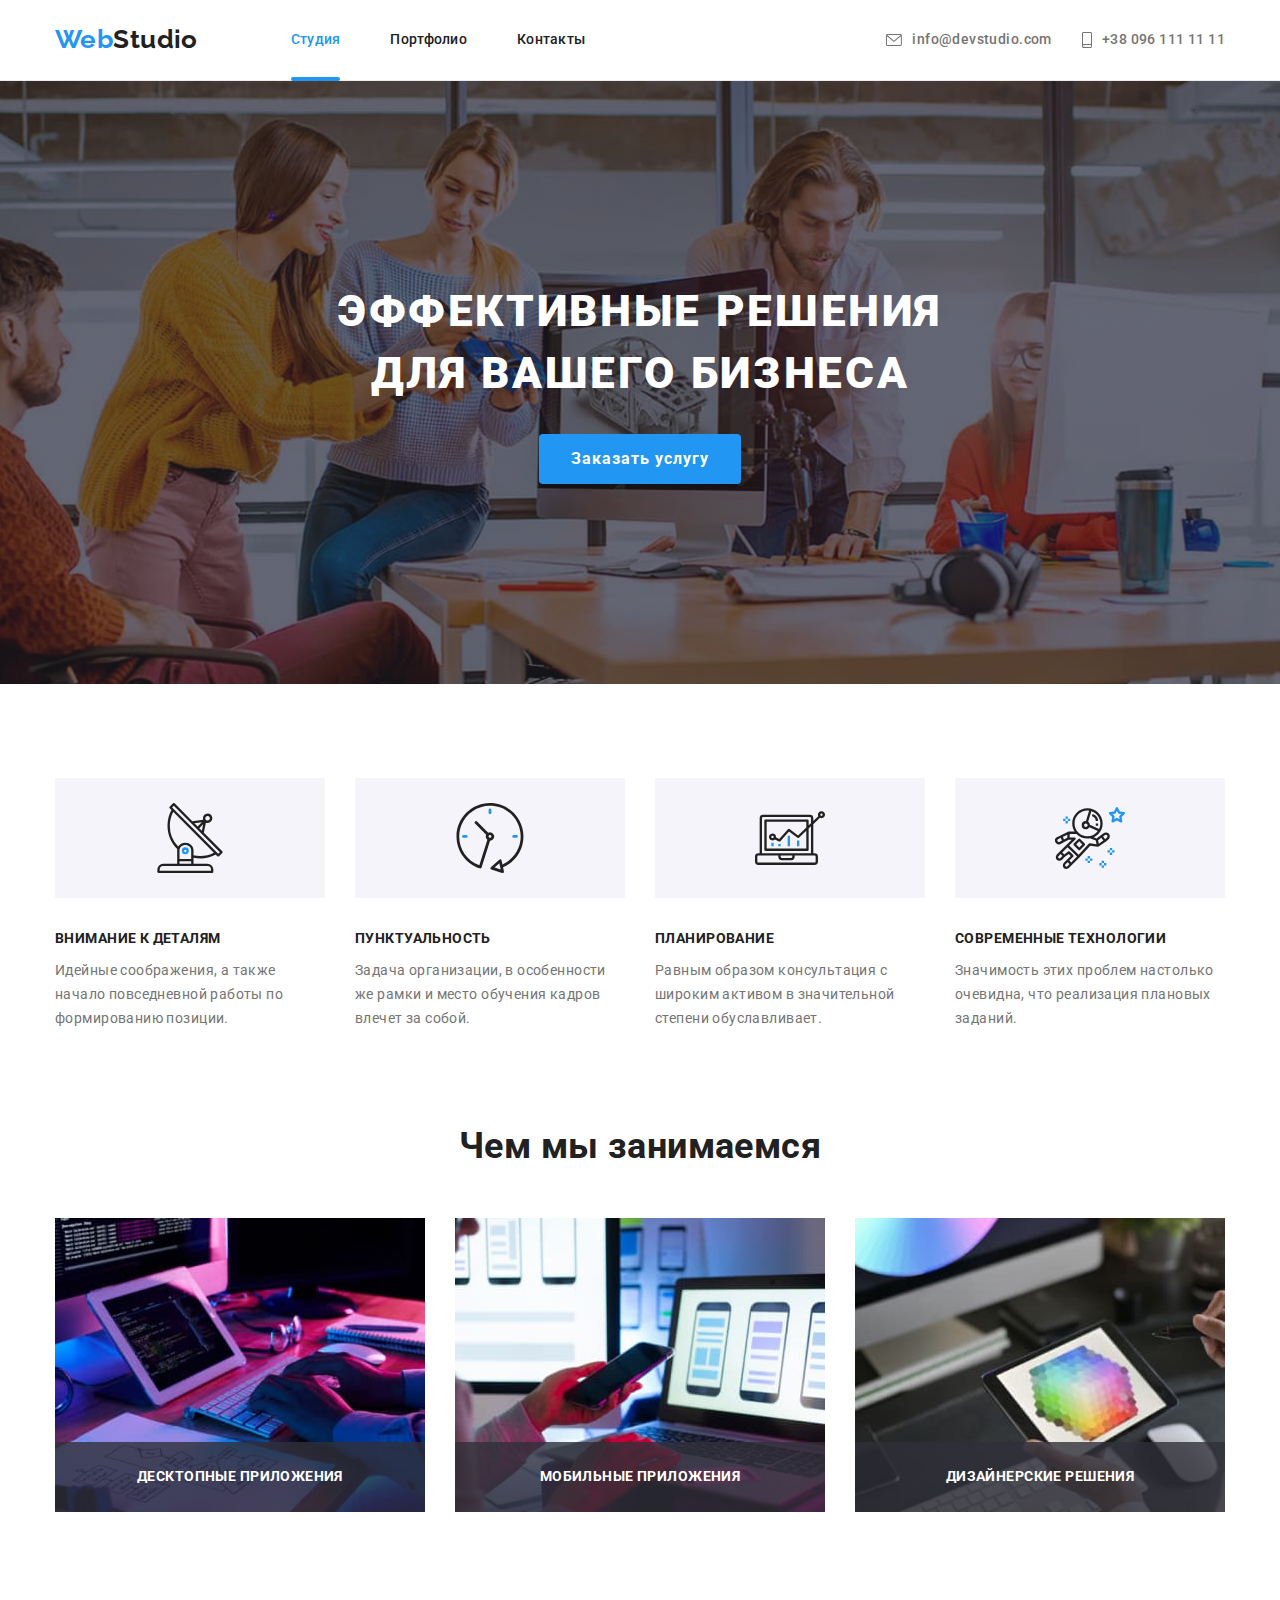
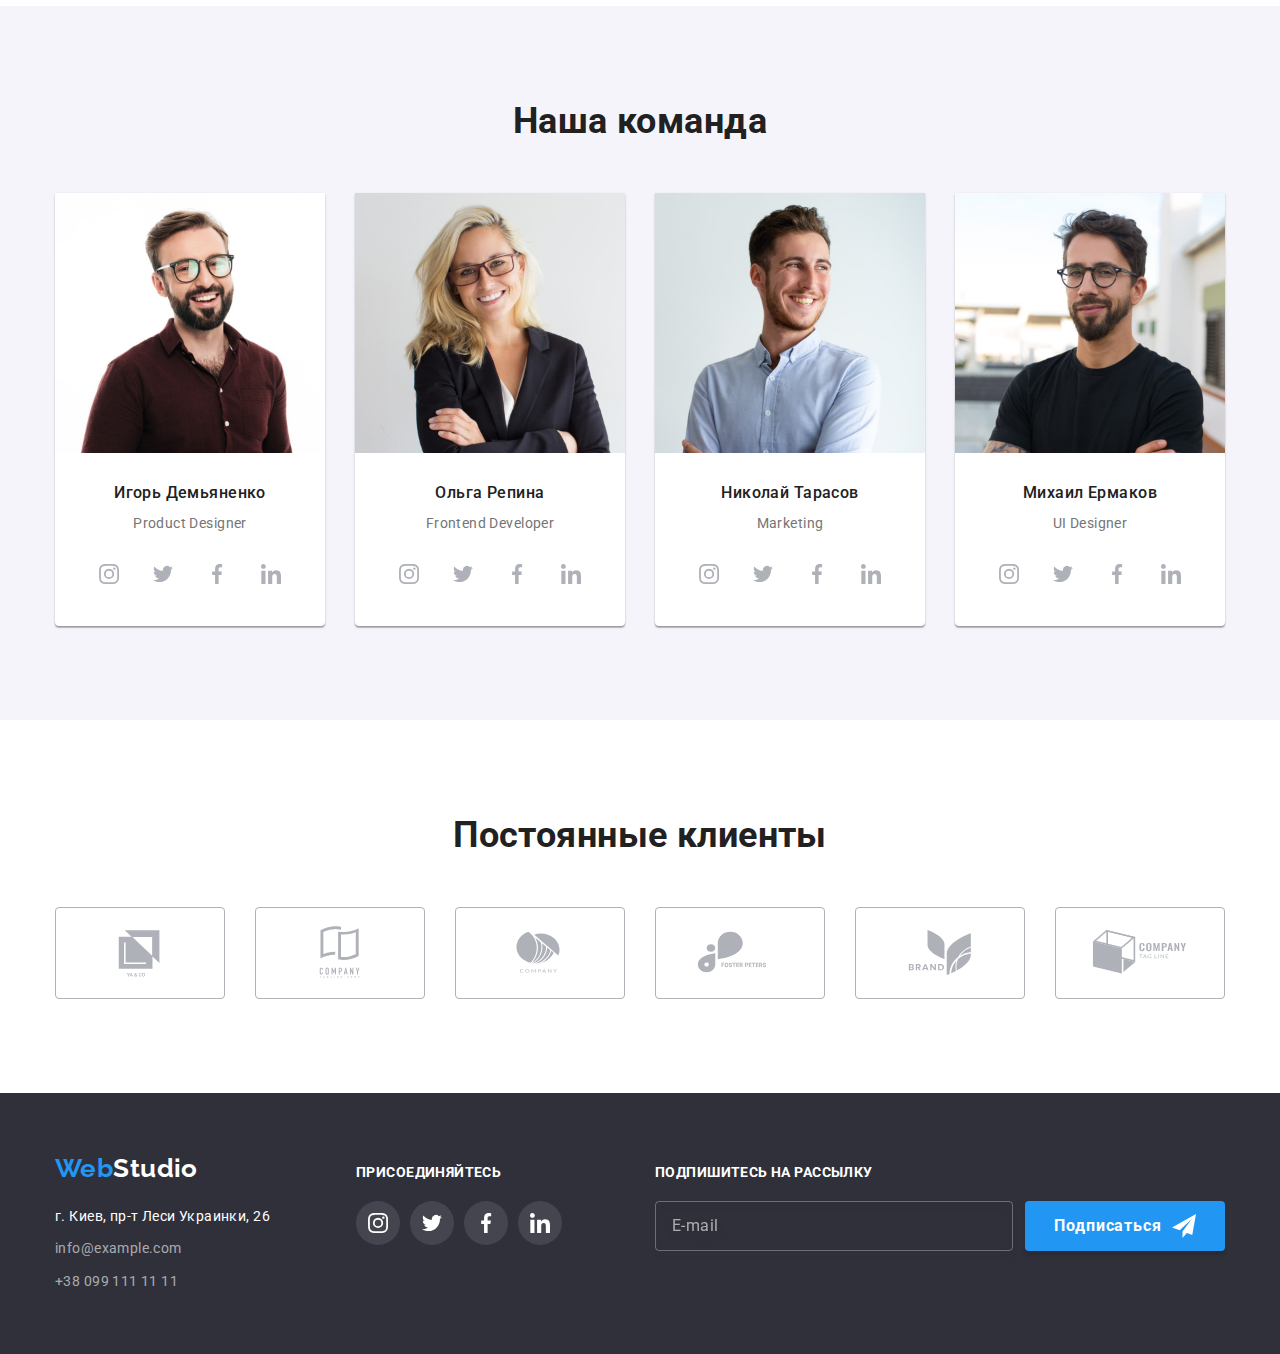
<file: index.html>
<!DOCTYPE html>
<html lang="ru">
  <head>
    <meta charset="UTF-8" />
    <meta http-equiv="X-UA-Compatible" content="IE=edge" />
    <meta name="viewport" content="width=device-width, initial-scale=1.0" />
    <title>Webstudio main page</title>
    <link
      href="https://fonts.googleapis.com/css2?family=Raleway:wght@700&family=Roboto:wght@400;500;700;900&display=swap"
      rel="stylesheet"
    />
    <link
      rel="stylesheet"
      href="https://cdnjs.cloudflare.com/ajax/libs/modern-normalize/1.1.0/modern-normalize.min.css"
    />
    <link rel="stylesheet" href="./css/styles.css" />
  </head>

  <body>
    <!-- Header-->

    <header class="page-header">
      <!-- Navigation-->
      <div class="container page-header-container">
        <nav class="site-nav">
          <a href="./index.html" class="header-logo logo"
            >Web<span class="logo-black">Studio</span>
          </a>
          <ul class="site-nav-list list">
            <li class="site-nav-item">
              <a href="./index.html" class="site-nav-link current">Студия</a>
            </li>
            <li class="site-nav-item">
              <a href="./portfolio.html" class="site-nav-link">Портфолио</a>
            </li>
            <li class="site-nav-item"><a href="" class="site-nav-link">Контакты</a></li>
          </ul>
        </nav>
        <ul class="contacts list">
          <li class="contacts-item">
            <a class="contacts-info" href="mailto:info@devstudio.com">
              <svg class="contacts-icon" width="16" height="12">
                <use href="./images/icons.svg#envelope"></use>
              </svg>
              info@devstudio.com
            </a>
          </li>
          <li class="contacts-item">
            <a href="tel:+380961111111" class="contacts-info">
              <svg class="contacts-icon" width="10" height="16">
                <use href="./images/icons.svg#smartphone"></use>
              </svg>
              +38 096 111 11 11</a
            >
          </li>
        </ul>
      </div>
    </header>
    <main>
      <!--Hero-->
      <section class="hero overlay">
        <div class="container">
          <h1 class="hero-title">
            ЭФФЕКТИВНЫЕ РЕШЕНИЯ <br />
            ДЛЯ ВАШЕГО БИЗНЕСА
          </h1>
          <button data-modal-open type="button" class="hero-button">Заказать услугу</button>
        </div>
      </section>

      <!--Features-->
      <section class="section">
        <div class="container">
          <h2 class="visually-hidden">Наші особливості</h2>
          <ul class="features-list list">
            <li class="featutes-item">
              <div class="features-box">
                <svg class="features-icon" width="70" height="70">
                  <use href="./images/icons.svg#antenna"></use>
                </svg>
              </div>
              <h3 class="features-title">Внимание к деталям</h3>
              <p class="section-text">
                Идейные соображения, а также начало повседневной работы по формированию позиции.
              </p>
            </li>
            <li class="featutes-item">
              <div class="features-box">
                <svg class="features-icon" width="70" height="70">
                  <use href="./images/icons.svg#clock"></use>
                </svg>
              </div>
              <h3 class="features-title">Пунктуальность</h3>
              <p class="section-text">
                Задача организации, в особенности же рамки и место обучения кадров влечет за собой.
              </p>
            </li>
            <li class="featutes-item">
              <div class="features-box">
                <svg class="features-icon" width="70" height="70">
                  <use href="./images/icons.svg#diagram"></use>
                </svg>
              </div>
              <h3 class="features-title">Планирование</h3>
              <p class="section-text">
                Равным образом консультация с широким активом в значительной степени обуславливает.
              </p>
            </li>
            <li class="featutes-item">
              <div class="features-box">
                <svg class="features-icon" width="70" height="70">
                  <use href="./images/icons.svg#astronaut"></use>
                </svg>
              </div>
              <h3 class="features-title">Современные технологии</h3>
              <p class="section-text">
                Значимость этих проблем настолько очевидна, что реализация плановых заданий.
              </p>
            </li>
          </ul>
        </div>
        <!--Features-->
      </section>

      <!--Our work-->
      <section class="section no-padding">
        <div class="container">
          <h2 class="section-title">Чем мы занимаемся</h2>
          <ul class="work list">
            <li class="work-example">
              <img src="./images/our-work/img(7).jpg" alt="ноутбук" width="370" />
              <p class="work-text">Десктопные приложения</p>
            </li>
            <li class="work-example">
              <img src="./images/our-work/img(1)(1).jpg" alt="телефон" width="370" />
              <p class="work-text">Мобильные приложения</p>
            </li>
            <li class="work-example">
              <img src="./images/our-work/img(2)(1).jpg" alt="планшет" width="370" />
              <p class="work-text">Дизайнерские решения</p>
            </li>
          </ul>
        </div>
      </section>

      <!--Team-->
      <section class="section team-section">
        <div class="container">
          <h2 class="section-title">Наша команда</h2>
          <ul class="team list">
            <li class="team-member">
              <img
                class="photo"
                src="./images/our-team/img(3)(1).jpg"
                alt="чоловік з бородой в окулярах в коричневій рубашці"
                width="270"
              />
              <div class="team-text">
                <h3 class="section-subtitle">Игорь Демьяненко</h3>
                <p class="team-member-description">Product Designer</p>
                <ul class="socials-list list">
                  <li class="socials-item">
                    <a class="socials-link" href="">
                      <svg class="socials-icon" width="20" height="20">
                        <use href="./images/icons.svg#instagram"></use>
                      </svg>
                    </a>
                  </li>
                  <li class="socials-item">
                    <a class="socials-link" href="">
                      <svg class="socials-icon" width="20" height="20">
                        <use href="./images/icons.svg#twitter"></use>
                      </svg>
                    </a>
                  </li>
                  <li class="socials-item">
                    <a class="socials-link" href="">
                      <svg class="socials-icon" width="20" height="20">
                        <use href="./images/icons.svg#facebook"></use>
                      </svg>
                    </a>
                  </li>
                  <li class="socials-item">
                    <a class="socials-link" href="">
                      <svg class="socials-icon" width="20" height="20">
                        <use href="./images/icons.svg#linkedin"></use>
                      </svg>
                    </a>
                  </li>
                </ul>
              </div>
            </li>
            <li class="team-member">
              <img
                class="photo"
                src="./images/our-team/img(4)(1).jpg"
                alt="жінка в окулярах"
                width="270"
              />
              <div class="team-text">
                <h3 class="section-subtitle">Ольга Репина</h3>
                <p class="team-member-description">Frontend Developer</p>
                <ul class="socials-list list">
                  <li class="socials-item">
                    <a class="socials-link" href="">
                      <svg class="socials-icon" width="20" height="20">
                        <use href="./images/icons.svg#instagram"></use>
                      </svg>
                    </a>
                  </li>
                  <li class="socials-item">
                    <a class="socials-link" href="">
                      <svg class="socials-icon" width="20" height="20">
                        <use href="./images/icons.svg#twitter"></use>
                      </svg>
                    </a>
                  </li>
                  <li class="socials-item">
                    <a class="socials-link" href="">
                      <svg class="socials-icon" width="20" height="20">
                        <use href="./images/icons.svg#facebook"></use>
                      </svg>
                    </a>
                  </li>
                  <li class="socials-item">
                    <a class="socials-link" href="">
                      <svg class="socials-icon" width="20" height="20">
                        <use href="./images/icons.svg#linkedin"></use>
                      </svg>
                    </a>
                  </li>
                </ul>
              </div>
            </li>

            <li class="team-member">
              <img
                class="photo"
                src="./images/our-team/img(5)(1).jpg"
                alt="чоловік у блакитній рубашці"
                width="270"
              />
              <div class="team-text">
                <h3 class="section-subtitle">Николай Тарасов</h3>
                <p class="team-member-description">Marketing</p>
                <ul class="socials-list list">
                  <li class="socials-item">
                    <a class="socials-link" href="">
                      <svg class="socials-icon" width="20" height="20">
                        <use href="./images/icons.svg#instagram"></use>
                      </svg>
                    </a>
                  </li>
                  <li class="socials-item">
                    <a class="socials-link" href="">
                      <svg class="socials-icon" width="20" height="20">
                        <use href="./images/icons.svg#twitter"></use>
                      </svg>
                    </a>
                  </li>
                  <li class="socials-item">
                    <a class="socials-link" href="">
                      <svg class="socials-icon" width="20" height="20">
                        <use href="./images/icons.svg#facebook"></use>
                      </svg>
                    </a>
                  </li>
                  <li class="socials-item">
                    <a class="socials-link" href="">
                      <svg class="socials-icon" width="20" height="20">
                        <use href="./images/icons.svg#linkedin"></use>
                      </svg>
                    </a>
                  </li>
                </ul>
              </div>
            </li>
            <li class="team-member">
              <img
                class="photo"
                src="./images/our-team/img(6)(1).jpg"
                alt="чоловік з бородой в окулярах в чорній футболці "
                width="270"
              />
              <div class="team-text">
                <h3 class="section-subtitle">Михаил Ермаков</h3>
                <p class="team-member-description">UI Designer</p>
                <ul class="socials-list list">
                  <li class="socials-item">
                    <a class="socials-link" href="">
                      <svg class="socials-icon" width="20" height="20">
                        <use href="./images/icons.svg#instagram"></use>
                      </svg>
                    </a>
                  </li>
                  <li class="socials-item">
                    <a class="socials-link" href="">
                      <svg class="socials-icon" width="20" height="20">
                        <use href="./images/icons.svg#twitter"></use>
                      </svg>
                    </a>
                  </li>
                  <li class="socials-item">
                    <a class="socials-link" href="">
                      <svg class="socials-icon" width="20" height="20">
                        <use href="./images/icons.svg#facebook"></use>
                      </svg>
                    </a>
                  </li>
                  <li class="socials-item">
                    <a class="socials-link" href="">
                      <svg class="socials-icon" width="20" height="20">
                        <use href="./images/icons.svg#linkedin"></use>
                      </svg>
                    </a>
                  </li>
                </ul>
              </div>
            </li>
          </ul>
        </div>
      </section>
      <!--Clients-->
      <section class="section clients-section">
        <div class="container">
          <h2 class="section-title">Постоянные клиенты</h2>
          <ul class="clients-list list">
            <li class="clients-item">
              <a class="clients-link" href="">
                <svg class="clients-icon" width="106" height="60">
                  <use href="./images/icons.svg#logo-one"></use>
                </svg>
              </a>
            </li>
            <li class="clients-item">
              <a class="clients-link" href="">
                <svg class="clients-icon" width="106" height="60">
                  <use href="./images/icons.svg#logo-two"></use>
                </svg>
              </a>
            </li>
            <li class="clients-item">
              <a class="clients-link" href="">
                <svg class="clients-icon" width="106" height="60">
                  <use href="./images/icons.svg#logo-three"></use>
                </svg>
              </a>
            </li>
            <li class="clients-item">
              <a class="clients-link" href="">
                <svg class="clients-icon" width="106" height="60">
                  <use href="./images/icons.svg#logo-four"></use>
                </svg>
              </a>
            </li>
            <li class="clients-item">
              <a class="clients-link" href="">
                <svg class="clients-icon" width="106" height="60">
                  <use href="./images/icons.svg#logo-five"></use>
                </svg>
              </a>
            </li>
            <li class="clients-item">
              <a class="clients-link" href="">
                <svg class="clients-icon" width="106" height="60">
                  <use href="./images/icons.svg#logo-six"></use>
                </svg>
              </a>
            </li>
          </ul>
        </div>
      </section>
    </main>

    <!-- Footer -->
    <footer class="footer-section">
      <div class="container footer-container">
        <div class="footer-address-container">
          <a href="./index.html" class="footer logo">Web<span class="logo-white">Studio</span> </a>
          <address>
            <ul class="footer list">
              <li class="footer-item">
                <a href="https://goo.gl/maps/vXNEnYkoRaiYwRNc7" class="address-street-list">
                  г. Киев, пр-т Леси Украинки, 26
                </a>
              </li>
              <li class="footer-item">
                <a href="mailto:info@example.com" class="footer-contacts">info@example.com</a>
              </li>
              <li class="footer-item">
                <a href="tel:+380991111111" class="footer-contacts">+38 099 111 11 11</a>
              </li>
            </ul>
          </address>
        </div>

        <div class="footer-socials">
          <b class="footer-title">присоединяйтесь</b>

          <ul class="socials-list list">
            <li class="socials-item footer-socials-item">
              <a class="socials-link footer-socials-link" href="">
                <svg class="socials-icon" width="20" height="20">
                  <use href="./images/icons.svg#instagram"></use>
                </svg>
              </a>
            </li>
            <li class="socials-item">
              <a class="socials-link footer-socials-link" href="">
                <svg class="socials-icon" width="20" height="20">
                  <use href="./images/icons.svg#twitter"></use>
                </svg>
              </a>
            </li>
            <li class="socials-item">
              <a class="socials-link footer-socials-link" href="">
                <svg class="socials-icon" width="20" height="20">
                  <use href="./images/icons.svg#facebook"></use>
                </svg>
              </a>
            </li>
            <li class="socials-item">
              <a class="socials-link footer-socials-link" href="">
                <svg class="socials-icon" width="20" height="20">
                  <use href="./images/icons.svg#linkedin"></use>
                </svg>
              </a>
            </li>
          </ul>
        </div>

        <div class="footer-form">
          <b class="footer-title">Подпишитесь на рассылку</b>
          <form class="form">
            <input class="footer-input" type="email" name="email" placeholder="E-mail" />
            <button type="submit" class="form-button">
              <span class="button-text">Подписаться</span>
              <svg width="24" height="24">
                <use href="./images/icons.svg#send"></use>
              </svg>
            </button>
          </form>
        </div>
      </div>
    </footer>
    <div class="backdrop is-hidden" data-modal>
      <!-- Modal -->
      <div class="modal">
        <button class="modal-button" data-modal-close>
          <svg class="modal-icon" width="30" height="30">
            <use href="./images/icons.svg#close"></use>
          </svg>
        </button>
        <!-- Modal form -->
        <b class="form-title">Оставьте свои данные, мы вам перезвоним</b>
        <form class="modal-form" autocomplete="off">
          <label class="form-field">
            <span class="label name">Имя</span>
            <span class="wrapper">
              <input type="text" name="name" class="form-input" />
              <svg class="form-icon" width="18" height="18">
                <use href="./images/icons.svg#name"></use>
              </svg>
            </span>
          </label>

          <label class="form-field">
            <span class="label">Телефон</span>
            <span class="wrapper">
              <input type="tel" name="tel" class="form-input" />
              <svg class="form-icon" width="18" height="18">
                <use href="./images/icons.svg#phone"></use>
              </svg>
            </span>
          </label>

          <label class="form-field">
            <span class="label">Почта</span>
            <span class="wrapper">
              <input type="email" name="email" class="form-input" />
              <svg class="form-icon" width="18" height="18">
                <use href="./images/icons.svg#email"></use>
              </svg>
            </span>
          </label>

          <label class="form-field textarea">
            <span class="label">Комментарий</span>
            <textarea
              class="comment"
              name="comment"
              rows="10"
              placeholder="Введите текст"
            ></textarea>
          </label>

          <label class="form-field policy">
            <input
              type="checkbox"
              name="policy"
              value="policy"
              class="checkbox-form visually-hidden"
            />
            <span class="checkbox-icon">
              <svg class="icon-check" width="16" height="15">
                <use href="./images/icons.svg#icon-check"></use>
              </svg>
            </span>
            <span class="label-policy"
              >Соглашаюсь с рассылкой и принимаю
              <a class="form-link" href="">Условия договора</a>
            </span>
          </label>

          <button class="form-button btn-modal" type="submit">
            <span class="button-text">Отправить</span>
          </button>
        </form>
      </div>
    </div>
    <script src="./modal.js"></script>
  </body>
</html>
</file>
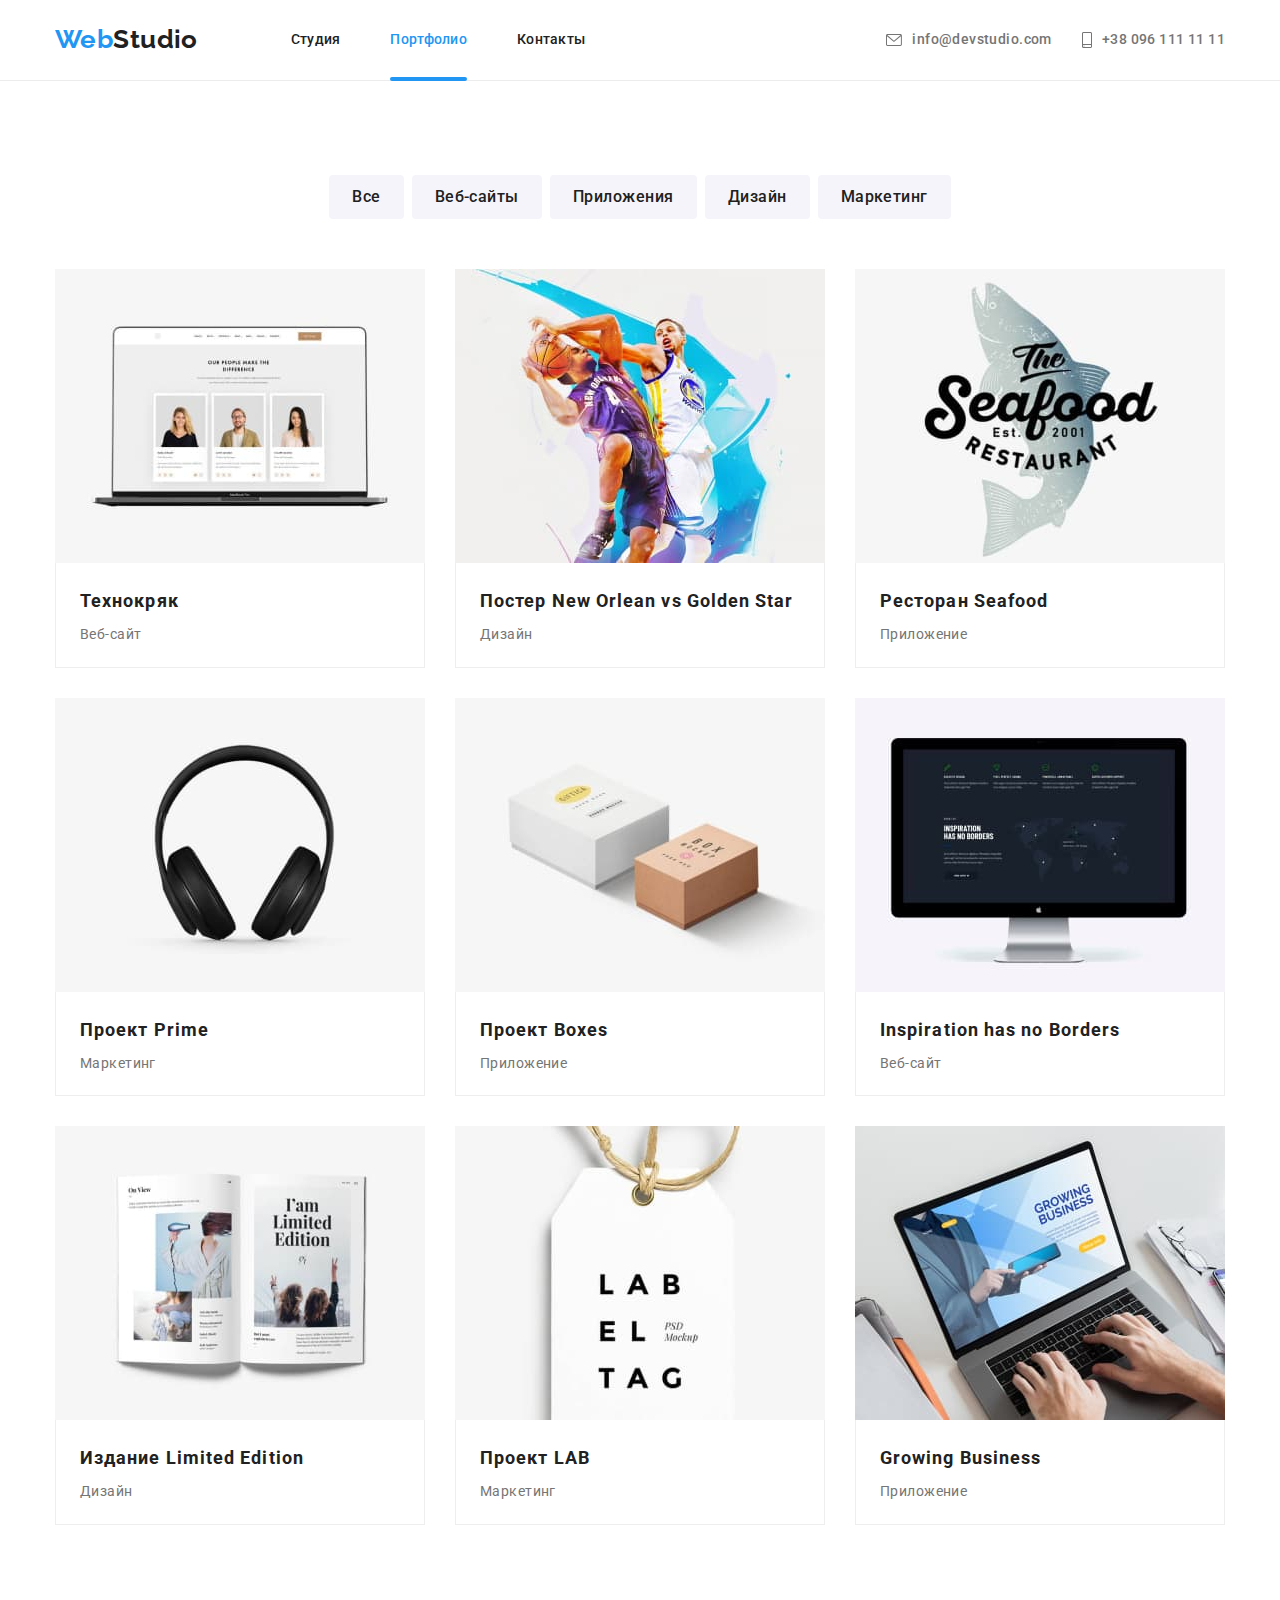
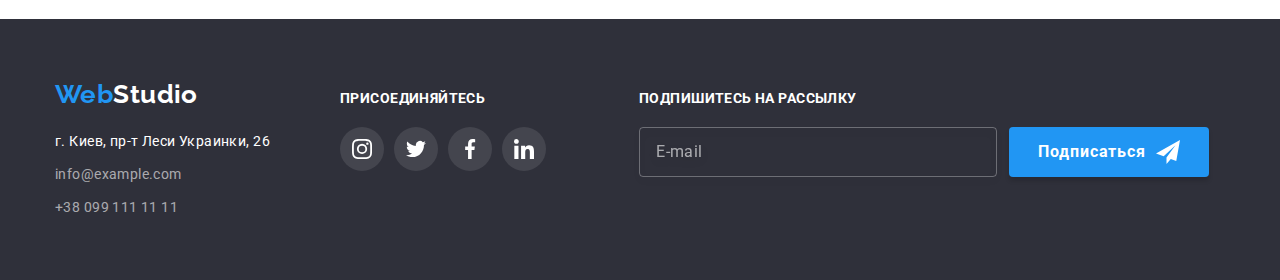
<file: portfolio.html>
<!DOCTYPE html>
<html lang="ru">
  <head>
    <meta charset="UTF-8" />
    <meta http-equiv="X-UA-Compatible" content="IE=edge" />
    <meta name="viewport" content="width=device-width, initial-scale=1.0" />
    <title>Document</title>
    <link
      href="https://fonts.googleapis.com/css2?family=Raleway:wght@700&family=Roboto:wght@400;500;700;900&display=swap"
      rel="stylesheet"
    />
    <link
      rel="stylesheet"
      href="https://cdnjs.cloudflare.com/ajax/libs/modern-normalize/1.1.0/modern-normalize.min.css"
    />
    <link rel="stylesheet" href="./css/styles.css" />
  </head>
  <body>
    <!-- Header-->
    <header class="page-header">
      <!-- Navigation-->
      <div class="container page-header-container">
        <nav class="site-nav">
          <a href="./index.html" class="header-logo logo"
            >Web<span class="logo-black">Studio</span>
          </a>
          <ul class="site-nav-list list">
            <li class="site-nav-item">
              <a href="./index.html" class="site-nav-link">Студия</a>
            </li>
            <li class="site-nav-item">
              <a href="./portfolio.html" class="site-nav-link current">Портфолио</a>
            </li>
            <li class="site-nav-item"><a href="" class="site-nav-link">Контакты</a></li>
          </ul>
        </nav>
        <ul class="contacts list">
          <li class="contacts-item">
            <a class="contacts-info" href="mailto:info@devstudio.com">
              <svg class="contacts-icon" width="16" height="12">
                <use href="./images/icons.svg#envelope"></use>
              </svg>
              info@devstudio.com
            </a>
          </li>
          <li class="contacts-item">
            <a href="tel:+380961111111" class="contacts-info">
              <svg class="contacts-icon" width="10" height="16">
                <use href="./images/icons.svg#smartphone"></use>
              </svg>
              +38 096 111 11 11</a
            >
          </li>
        </ul>
      </div>
    </header>
    <main class="portfolio">
      <!--Our Work - examples-->
      <section class="section">
        <div class="container">
          <!--Logical heading-->
          <h1 class="visually-hidden">Наші роботи</h1>
          <ul class="filter list">
            <li class="filter-item"><button type="button" class="filter-button">Все</button></li>
            <li class="filter-item">
              <button type="button" class="filter-button">Веб-сайты</button>
            </li>
            <li class="filter-item">
              <button type="button" class="filter-button">Приложения</button>
            </li>
            <li class="filter-item"><button type="button" class="filter-button">Дизайн</button></li>
            <li class="filter-item">
              <button type="button" class="filter-button">Маркетинг</button>
            </li>
          </ul>
          <ul class="portfolio-cards list">
            <li class="portfolio-card">
              <a class="portfolio-link" href="">
                <div class="portfolio-thumb">
                  <img src="./images/portfolio/team.jpg" alt="вебсайт" width="370" />
                  <div class="portfolio-overlay">
                    <p class="card-description">
                      Ресурс предлагает комплексные предложения с разным уровнем функционала и
                      сервисов. Все это позволит посетителю получить исчерпывающие сведения о
                      компании или частном лице.
                    </p>
                  </div>
                </div>

                <div class="portfolio-text">
                  <h2 class="cardset-title">Технокряк</h2>
                  <p class="section-text">Веб-сайт</p>
                </div></a
              >
            </li>
            <li class="portfolio-card">
              <a class="portfolio-link" href="">
                <div class="portfolio-thumb">
                  <img
                    src="./images/portfolio/basketball.jpg"
                    alt="постер гри у баскетбол"
                    width="370"
                  />
                  <div class="portfolio-overlay">
                    <p class="card-description">
                      Ресурс предлагает комплексные предложения с разным уровнем функционала и
                      сервисов. Все это позволит посетителю получить исчерпывающие сведения о
                      компании или частном лице.
                    </p>
                  </div>
                </div>

                <div class="portfolio-text">
                  <h2 class="cardset-title">Постер New Orlean vs Golden Star</h2>
                  <p class="section-text">Дизайн</p>
                </div>
              </a>
            </li>
            <li class="portfolio-card">
              <a class="portfolio-link" href="">
                <div class="portfolio-thumb">
                  <img src="./images/portfolio/restaurant.jpg" alt="ресторан" width="370" />
                  <div class="portfolio-overlay">
                    <p class="card-description">
                      Ресурс предлагает комплексные предложения с разным уровнем функционала и
                      сервисов. Все это позволит посетителю получить исчерпывающие сведения о
                      компании или частном лице.
                    </p>
                  </div>
                </div>
                <div class="portfolio-text">
                  <h2 class="cardset-title">Ресторан Seafood</h2>
                  <p class="section-text">Приложение</p>
                </div>
              </a>
            </li>
            <li class="portfolio-card">
              <a class="portfolio-link" href="">
                <div class="portfolio-thumb">
                  <img src="./images/portfolio/earphones.jpg" alt="навушники" width="370" />
                  <div class="portfolio-overlay">
                    <p class="card-description">
                      Ресурс предлагает комплексные предложения с разным уровнем функционала и
                      сервисов. Все это позволит посетителю получить исчерпывающие сведения о
                      компании или частном лице.
                    </p>
                  </div>
                </div>

                <div class="portfolio-text">
                  <h2 class="cardset-title">Проект Prime</h2>
                  <p class="section-text">Маркетинг</p>
                </div></a
              >
            </li>
            <li class="portfolio-card">
              <a class="portfolio-link" href="">
                <div class="portfolio-thumb">
                  <img src="./images/portfolio/boxes.jpg" alt="дві коробки" width="370" />
                  <div class="portfolio-overlay">
                    <p class="card-description">
                      Ресурс предлагает комплексные предложения с разным уровнем функционала и
                      сервисов. Все это позволит посетителю получить исчерпывающие сведения о
                      компании или частном лице.
                    </p>
                  </div>
                </div>
                <div class="portfolio-text">
                  <h2 class="cardset-title">Проект Boxes</h2>
                  <p class="section-text">Приложение</p>
                </div>
              </a>
            </li>
            <li class="portfolio-card">
              <a class="portfolio-link" href="">
                <div class="portfolio-thumb">
                  <img src="./images/portfolio/monitor.jpg" alt="монітор" width="370" />
                  <div class="portfolio-overlay">
                    <p class="card-description">
                      Ресурс предлагает комплексные предложения с разным уровнем функционала и
                      сервисов. Все это позволит посетителю получить исчерпывающие сведения о
                      компании или частном лице.
                    </p>
                  </div>
                </div>
                <div class="portfolio-text">
                  <h2 class="cardset-title">Inspiration has no Borders</h2>
                  <p class="section-text">Веб-сайт</p>
                </div></a
              >
            </li>
            <li class="portfolio-card">
              <a class="portfolio-link" href="">
                <div class="portfolio-thumb">
                  <img src="./images/portfolio/magazine.jpg" alt="журнал" width="370" />
                  <div class="portfolio-overlay">
                    <p class="card-description">
                      Ресурс предлагает комплексные предложения с разным уровнем функционала и
                      сервисов. Все это позволит посетителю получить исчерпывающие сведения о
                      компании или частном лице.
                    </p>
                  </div>
                </div>

                <div class="portfolio-text">
                  <h2 class="cardset-title">Издание Limited Edition</h2>
                  <p class="section-text">Дизайн</p>
                </div></a
              >
            </li>
            <li class="portfolio-card">
              <a class="portfolio-link" href=""
                ><div class="portfolio-thumb">
                  <img src="./images/portfolio/label.jpg" alt="лейбл" width="370" />
                  <div class="portfolio-overlay">
                    <p class="card-description">
                      Ресурс предлагает комплексные предложения с разным уровнем функционала и
                      сервисов. Все это позволит посетителю получить исчерпывающие сведения о
                      компании или частном лице.
                    </p>
                  </div>
                </div>
                <div class="portfolio-text">
                  <h2 class="cardset-title">Проект LAB</h2>
                  <p class="section-text">Маркетинг</p>
                </div></a
              >
            </li>
            <li class="portfolio-card">
              <a class="portfolio-link" href="">
                <div class="portfolio-thumb">
                  <img src="./images/portfolio/laptop.jpg" alt="ноутбук" width="370" />
                  <div class="portfolio-overlay">
                    <p class="card-description">
                      Ресурс предлагает комплексные предложения с разным уровнем функционала и
                      сервисов. Все это позволит посетителю получить исчерпывающие сведения о
                      компании или частном лице.
                    </p>
                  </div>
                </div>
                <div class="portfolio-text">
                  <h2 class="cardset-title">Growing Business</h2>
                  <p class="section-text">Приложение</p>
                </div></a
              >
            </li>
          </ul>
        </div>
      </section>
    </main>
    <!-- Footer -->
    <footer class="footer-section">
      <div class="container footer-container">
        <div>
          <a href="./index.html" class="footer logo">Web<span class="logo-white">Studio</span> </a>
          <address>
            <ul class="footer list">
              <li class="footer-item">
                <a href="https://goo.gl/maps/vXNEnYkoRaiYwRNc7" class="address-street-list">
                  г. Киев, пр-т Леси Украинки, 26
                </a>
              </li>
              <li class="footer-item">
                <a href="mailto:info@example.com" class="footer-contacts">info@example.com</a>
              </li>
              <li class="footer-item">
                <a href="tel:+380991111111" class="footer-contacts">+38 099 111 11 11</a>
              </li>
            </ul>
          </address>
        </div>

        <div class="footer-socials">
          <b class="footer-title">присоединяйтесь</b>

          <ul class="socials-list list">
            <li class="socials-item footer-socials-item">
              <a class="socials-link footer-socials-link" href="">
                <svg class="socials-icon" width="20" height="20">
                  <use href="./images/icons.svg#instagram"></use>
                </svg>
              </a>
            </li>
            <li class="socials-item">
              <a class="socials-link footer-socials-link" href="">
                <svg class="socials-icon" width="20" height="20">
                  <use href="./images/icons.svg#twitter"></use>
                </svg>
              </a>
            </li>
            <li class="socials-item">
              <a class="socials-link footer-socials-link" href="">
                <svg class="socials-icon" width="20" height="20">
                  <use href="./images/icons.svg#facebook"></use>
                </svg>
              </a>
            </li>
            <li class="socials-item">
              <a class="socials-link footer-socials-link" href="">
                <svg class="socials-icon" width="20" height="20">
                  <use href="./images/icons.svg#linkedin"></use>
                </svg>
              </a>
            </li>
          </ul>
        </div>
        <div class="footer-form">
          <b class="footer-title">Подпишитесь на рассылку</b>
          <form class="form">
            <input class="footer-input" type="email" name="email" placeholder="E-mail" />
            <button type="submit" class="form-button">
              <span class="button-text">Подписаться</span>
              <svg width="24" height="24">
                <use href="./images/icons.svg#send"></use>
              </svg>
            </button>
          </form>
        </div>
      </div>
    </footer>
  </body>
</html>
</file>
<file: css/styles.css>
:root {
  --primary-color: #757575;
  --title-color: rgba(33, 33, 33, 1);
  --accent-color: #2196f3;
  --primary-white-color: #ffffff;
  --primary-fw-title: 700;
  --bgc-our-team: rgba(245, 244, 250, 1);
  --bgc-secondary: rgba(47, 48, 58, 1);
  --timing-function: cubic-bezier(0.4, 0, 0.2, 1);
}

body {
  background-color: var(--primary-white-color);
  color: var(--primary-color);
  font-family: 'Roboto', sans-serif;
  font-style: normal;
  font-size: 14px;
  line-height: 1.7;
  letter-spacing: 0.03em;
}

h1,
h2,
h3,
ul,
p {
  margin: 0px 0px;
}
img {
  display: block;
  max-width: 100%;
  height: auto;
}
/* Utility classes */
.list {
  list-style: none;
  padding-left: 0px;
}
.container {
  margin-left: auto;
  margin-right: auto;
  width: 1200px;
  padding-left: 15px;
  padding-right: 15px;
}

.section {
  padding-top: 94px;
  padding-bottom: 94px;
}
.no-padding {
  padding-top: 0px;
}
.section-text {
  color: var(--primary-color);
  margin-bottom: 0px;
  margin-top: 0px;
}
.features-list:nth-child(4) {
  margin-bottom: 94px;
}
/* Header */

.page-header {
  display: flex;
  align-items: center;
  padding-top: 24px;
  padding-bottom: 25px;
  border-bottom: 1px solid #ececec;
}
.page-header-container {
  display: flex;
}
.logo {
  color: var(--accent-color);
  text-decoration: none;
  font-family: 'Raleway', sans-serif;
  font-weight: 700;
  font-size: 26px;
  line-height: 1.2;
}
.header-logo {
  margin-right: 93px;
}

.logo-black {
  color: var(--title-color);
}

/* Navigation */
.site-nav {
  display: flex;
  align-items: center;
}
.site-nav-list {
  display: flex;
}

.site-nav-item:not(:last-child) {
  margin-right: 50px;
}

.site-nav-link {
  padding-top: 32px;
  padding-bottom: 32px;
  text-decoration: none;
  list-style: none;
  color: var(--title-color);
  font-family: Roboto;
  font-weight: 500;
  font-size: 14px;
  line-height: 1.2;
  letter-spacing: 0.02em;
  transition: color 250ms var(--timing-function);
}
.site-nav-link:hover,
.site-nav-link:focus {
  color: var(--accent-color);
}

.site-nav-item {
  position: relative;
}

.site-nav-link.current::after {
  content: '';
  display: block;
  position: absolute;
  width: 100%;
  height: 4px;
  bottom: -125%;
  left: 0;

  background-color: var(--accent-color);
  border-radius: 2px;
}

.contacts {
  align-items: center;
  display: flex;
  margin-left: auto;
}
.contacts .contacts-item + .contacts-item {
  margin-left: 30px;
}
.contacts-info {
  display: flex;
  align-items: center;
  color: var(--primary-color);
  font-weight: 500;
  transition: color 250ms var(--timing-function);
}
.contacts-info:hover,
.contacts-info:focus {
  color: var(--accent-color);
}

.contacts-icon {
  margin-right: 10px;
  fill: currentColor;
}

.site-nav .current {
  color: var(--accent-color);
}

/* Hero */
.hero {
  background-color: var(--bgc-secondary);
  text-align: center;
  padding-bottom: 200px;
  padding-top: 200px;
}

.overlay {
  max-width: 1600px;
  margin-left: auto;
  margin-right: auto;

  background-image: linear-gradient(to right, rgba(47, 48, 58, 0.4), rgba(47, 48, 58, 0.4)),
    url(../images/hero/hero.jpg);
  background-size: cover;
  background-position: center;
  background-repeat: no-repeat;
}

.hero-title {
  color: var(--primary-white-color);
  font-weight: 900;
  font-size: 44px;
  line-height: 1.4;
  letter-spacing: 0.06em;
  margin-top: 0;
  margin-bottom: 30px;
}
/* Button */
.hero-button {
  display: inline-block;
  min-width: 200px;
  height: 50px;
  box-shadow: 0px 4px 4px rgba(0, 0, 0, 0.15);
  border-radius: 4px;
  border: none;
  padding: 10px 32px;

  color: var(--primary-white-color);
  background-color: var(--accent-color);

  cursor: pointer;
  font-weight: var(--primary-fw-title);
  font-size: 16px;
  line-height: 1.9;
  letter-spacing: 0.06em;
}
.filter {
  display: flex;
  justify-content: center;
  margin-bottom: 50px;
}
.filter-button {
  padding: 8px 22px;
  margin-right: 8px;
  border-radius: 4px;
  border: 1px solid transparent;
  color: var(--title-color);
  background: rgba(245, 244, 250, 1);
  font-weight: 500;
  font-size: 16px;
  line-height: 1.6;
  text-align: center;
  letter-spacing: 0.03em;
  cursor: pointer;
  transition: color 250ms var(--timing-function), background-color 250ms var(--timing-function),
    box-shadow 250ms var(--timing-function);
}

.filter-button:last-child {
  margin-right: 0px;
}

.filter-button:hover,
.filter-button:focus {
  color: var(--primary-white-color);
  background-color: var(--accent-color);
  box-shadow: 0px 3px 1px rgba(0, 0, 0, 0.1), 0px 1px 2px rgba(0, 0, 0, 0.08),
    0px 2px 2px rgba(0, 0, 0, 0.12);
}

/* Features */
.visually-hidden {
  position: absolute;
  width: 1px;
  height: 1px;
  margin: -1px;
  border: 0;
  padding: 0;
  clip: rect(0 0 0 0);
  overflow: hidden;
}
.features-list {
  display: flex;
  align-items: center;
}

.featutes-item:not(:last-child) {
  margin-right: 30px;
}

.features-title {
  margin-bottom: 10px;
  color: var(--title-color);
  text-transform: uppercase;
  font-weight: var(--primary-fw-title);
  font-size: 14px;
  line-height: 1.5;
}

.features-box {
  display: flex;
  align-items: center;
  justify-content: center;
  width: 270px;
  height: 120px;
  margin-bottom: 30px;
  background: rgba(245, 244, 250, 1);
}

/* Our work */
.section-title {
  margin-bottom: 50px;
  color: var(--title-color);
  font-weight: var(--primary-fw-title);
  font-size: 36px;
  line-height: 1.2;
  text-align: center;
}
.section-subtitle {
  margin-bottom: 10px;
  color: var(--title-color);
  font-weight: 500;
  font-size: 16px;
  line-height: 1.2;
}
.work {
  display: flex;
}

.work-example {
  position: relative;
  margin-right: 30px;
}
.work-example:last-child {
  margin-right: 0px;
}

.work-text {
  position: absolute;
  display: flex;
  align-items: center;
  justify-content: center;
  width: 100%;
  height: 70px;
  bottom: 0;
  left: 0;
  font-weight: 700;
  line-height: 1.14;
  text-transform: uppercase;
  color: var(--primary-white-color);
  background-color: rgba(47, 48, 58, 0.8);
}

.cardset-title {
  color: var(--title-color);
  font-weight: var(--primary-fw-title);
  font-size: 18px;
  line-height: 2;
  letter-spacing: 0.06em;
}

/* Our team */
.team-section {
  background-color: var(--bgc-our-team);
}
.team {
  display: flex;
}
.team-member {
  margin-right: 30px;
  box-shadow: 0px 1px 3px rgba(0, 0, 0, 0.12), 0px 1px 1px rgba(0, 0, 0, 0.14),
    0px 2px 1px rgba(0, 0, 0, 0.2);
  border-radius: 0px 0px 4px 4px;
  background: #ffffff;
  text-align: center;
}

.team-member .photo {
  display: block;
}
.team-member:last-child {
  margin-right: 0px;
}

.team-member-description {
  margin-bottom: 16px;
}

.team-text {
  padding-top: 30px;
  padding-bottom: 30px;
}

.socials-list {
  display: flex;
  justify-content: center;
}

.socials-item:not(:last-child) {
  margin-right: 10px;
}

.socials-link {
  display: flex;
  align-items: center;
  justify-content: center;
  width: 44px;
  height: 44px;
  background: #ffffff;
  border-radius: 50%;
  color: #afb1b8;
  transition: background-color 250ms var(--timing-function);
}

.socials-link:hover,
.socials-link:focus {
  background: var(--accent-color);
}

.socials-icon {
  fill: currentColor;
  transition: fill 250ms var(--timing-function);
}

.socials-link:hover .socials-icon,
.socials-link:focus .socials-icon {
  fill: rgba(255, 255, 255, 1);
}
/* Clients */
.clients-list {
  display: flex;
  align-items: center;
}

.clients-item:not(:last-child) {
  margin-right: 30px;
}
.clients-link {
  display: flex;
  flex-wrap: wrap;
  align-items: center;
  justify-content: center;
  width: 170px;
  height: 92px;
  border: 1px solid #afb1b8;
  border-radius: 4px;
  color: #afb1b8;
  transition: color 250ms var(--timing-function), border 250ms var(--timing-function);
}

.clients-link:hover,
.clients-link:focus {
  border: 1px solid var(--accent-color);
  color: var(--accent-color);
}

.clients-icon {
  fill: currentColor;
}
/* Footer */

.footer-container {
  display: flex;
  align-items: baseline;
}

.footer-address-container {
  flex-grow: 1;
}

.footer-section {
  background: var(--bgc-secondary);
  padding-top: 60px;
  padding-bottom: 60px;
}

.footer.logo {
  display: inline-block;
  margin-bottom: 20px;
}
.logo-white {
  color: var(--primary-white-color);
}

.list a {
  text-decoration: none;
}
.footer-item {
  font-style: normal;
  margin-bottom: 9px;
}
.footer-item:last-child {
  margin-bottom: 0px;
}
.address-street-list {
  color: rgba(255, 255, 255, 1);
  transition: color 250ms var(--timing-function);
}
.footer-contacts {
  color: rgba(255, 255, 255, 0.6);
  transition: color 250ms var(--timing-function);
}

.address-street-list:hover,
.address-street-list:focus,
.footer-contacts:hover,
.footer-contacts:focus {
  color: var(--accent-color);
}

.footer-title {
  display: inline-flex;
  margin-bottom: 20px;
  font-weight: var(--primary-fw-title);
  line-height: 1.14;
  text-transform: uppercase;
  color: var(--primary-white-color);
}

.socials-link.footer-socials-link {
  background: rgba(255, 255, 255, 0.1);
  color: var(--primary-white-color);
  transition: background-color 250ms var(--timing-function);
}

.socials-link:hover,
.socials-link:focus {
  background-color: var(--accent-color);
}

.footer-socials {
  margin-left: 70px;
}

/* BACKDROP/MODAL */
.backdrop {
  position: fixed;
  top: 0;
  left: 0;
  width: 100%;
  height: 100%;
  background-color: rgba(0, 0, 0, 0.2);
  transition: opacity 250ms var(--timing-function), visibility 250ms var(--timing-function);
}
.backdrop.is-hidden {
  opacity: 0;
  pointer-events: none;
  visibility: hidden;
}

.backdrop.is-hidden .modal {
  transform: translate(-50%, -50%) scale(0.8);
}

.modal {
  position: absolute;

  padding: 40px;

  width: 528px;

  top: 50%;
  left: 50%;
  transform: translate(-50%, -50%) scale(1);

  background-color: rgba(255, 255, 255, 1);
  box-shadow: 0px 1px 3px rgba(0, 0, 0, 0.12), 0px 1px 1px rgba(0, 0, 0, 0.14),
    0px 2px 1px rgba(0, 0, 0, 0.2);
  border-radius: 4px;
  transition: transform 250ms var(--timing-function);
}

.modal-button {
  position: absolute;
  top: 8px;
  right: 8px;
  display: flex;
  align-items: center;
  justify-content: center;
  width: 30px;
  height: 30px;
  background-color: transparent;
  border: 1px solid rgba(0, 0, 0, 0.1);
  border-radius: 50%;
  cursor: pointer;
}

.modal-icon {
  transition: fill 250ms var(--timing-function);
}
.modal-button:hover .modal-icon,
.modal-button:focus .modal-icon {
  fill: var(--accent-color);
}
/* PORTFOLIO */

.portfolio-cards {
  display: flex;
  flex-wrap: wrap;
}
.portfolio-card {
  position: relative;
  width: 370px;
  margin-right: 30px;
  margin-bottom: 30px;
}
.filter-item:not(:last-child) {
  margin-right: 8px;
}

.portfolio-card:nth-child(3n) {
  margin-right: 0px;
}

.portfolio-card:nth-last-child(-n + 3) {
  margin-bottom: 0px;
}

.portfolio-link {
  display: block;
  transition: box-shadow 250ms var(--timing-function);
}
.portfolio-link:hover,
.portfolio-link:focus {
  box-shadow: 0px 1px 1px rgba(0, 0, 0, 0.12), 0px 4px 4px rgba(0, 0, 0, 0.06),
    1px 4px 6px rgba(0, 0, 0, 0.16);
}

.portfolio-link:hover .portfolio-overlay,
.portfolio-link:focus .portfolio-overlay {
  opacity: 1;
  transform: translateY(0);
}
.portfolio-link:hover .card-description,
.portfolio-link:focus .card-description {
  opacity: 1;
}

.portfolio-thumb {
  position: relative;
  overflow: hidden;
}

.portfolio-overlay {
  position: absolute;
  content: '';
  display: inline-block;
  top: 0;
  left: 0;
  width: 100%;
  height: 100%;
  transform: translateY(100%);
  opacity: 0;
  background-color: var(--accent-color);
  transition: opacity 250ms var(--timing-function), transform 250ms var(--timing-function);
}
.portfolio-image {
  position: relative;
}

.card-description {
  position: absolute;
  display: inline-block;
  width: 322px;
  height: 162px;
  top: 63px;
  left: 24px;
  font-size: 18px;
  line-height: 1.55;
  letter-spacing: 0.03em;
  color: #ffffff;
}
.cardset-title {
  margin-bottom: 4px;
}

.portfolio-text {
  padding: 20px 24px;
  border-right: 1px solid #eeeeee;
  border-bottom: 1px solid #eeeeee;
  border-left: 1px solid #eeeeee;
}

/* Forms */

.form {
  display: flex;
  align-items: center;
  justify-content: center;
}

.footer-form {
  margin-left: 93px;
}

.modal-form-container {
  margin-left: auto;
  margin-right: auto;
  margin-top: 40px;
  width: 448px;
}

.footer-input {
  width: 358px;
  height: 50px;
  padding-left: 16px;
  background-color: transparent;
  border: 1px solid rgba(255, 255, 255, 0.3);
  filter: drop-shadow(0px 4px 4px rgba(0, 0, 0, 0.15));
  border-radius: 4px;
  margin-right: 12px;
  color: var(--primary-white-color);
}
.form .footer-input::placeholder {
  font-weight: 400;
  font-size: 16px;
  line-height: 1.25;
  letter-spacing: 0.03em;
  color: rgba(255, 255, 255, 0.6);
}

.form-button {
  display: flex;
  align-items: center;
  justify-content: center;

  padding: 0;

  width: 200px;
  height: 50px;

  border: none;
  box-shadow: 0px 4px 4px rgba(0, 0, 0, 0.15);
  border-radius: 4px;

  background-color: var(--accent-color);
  cursor: pointer;
}

.form-button.btn-modal {
  margin-right: auto;
  margin-left: auto;
  box-shadow: 0px 1px 3px rgba(0, 0, 0, 0.12), 0px 1px 1px rgba(0, 0, 0, 0.14),
    0px 2px 1px rgba(0, 0, 0, 0.2);
}

.button-text {
  margin-right: 10px;
  font-weight: var(--primary-fw-title);
  font-size: 16px;
  line-height: 1.87;
  letter-spacing: 0.06em;
  color: rgba(255, 255, 255, 1);
}

.modal-form .button-text {
  margin: 0;
}

.form-title {
  display: block;
  margin-bottom: 12px;
  font-weight: 700;
  font-size: 20px;
  line-height: 1.15;
  letter-spacing: 0.03em;
  color: rgba(33, 33, 33, 1);
}

.form-field {
  position: relative;
  display: block;
  margin-bottom: 10px;
}

.label {
  display: block;
  margin-bottom: 4px;
  font-weight: 400;
  font-size: 12px;
  line-height: 1.16;
  letter-spacing: 0.01em;
  color: rgba(117, 117, 117, 1);
}

.label-policy {
  margin-left: 7px;
}

.form-field .comment::placeholder {
  font-weight: 400;
  font-size: 12px;
  line-height: 1.16;
  letter-spacing: 0.01em;
  color: rgba(117, 117, 117, 0.5);
}

.form-input {
  padding-left: 35px;
  width: 100%;
  height: 40px;
  border: 1px solid rgba(33, 33, 33, 0.2);
  border-radius: 4px;
  cursor: pointer;
  outline: none;
  transition: border-color 250ms var(--timing-function);
}

.form-input:focus {
  border-color: var(--accent-color);
}

.form-input:focus ~ .form-icon {
  fill: var(--accent-color);
}

.comment {
  display: block;
  width: 100%;
  padding: 12px 16px;
  height: 120px;
  border: 1px solid rgba(33, 33, 33, 0.2);
  border-radius: 4px;
  resize: none;
  outline: none;
  transition: border-color 250ms var(--timing-function);
}

.form-field.textarea {
  margin-bottom: 20px;
}

.comment:focus {
  border-color: var(--accent-color);
}

.form-field.policy {
  display: flex;
  align-items: center;
  justify-content: center;
  margin-bottom: 30px;
}

.form-link {
  color: var(--accent-color);
}

.form-icon {
  position: absolute;
  top: 50%;
  left: 12px;
  transform: translateY(-50%);
  transition: fill 250ms var(--timing-function);
}

.wrapper {
  position: relative;
}

.checkbox-form:checked + .checkbox-icon .icon-check {
  opacity: 1;
}
.checkbox-form:checked + .checkbox-icon {
  outline: transparent;
}

.checkbox-icon {
  display: flex;

  align-items: center;
  justify-content: center;

  width: 16px;
  height: 15px;

  outline: 2px solid var(--title-color);
  outline-offset: -2px;
  border-radius: 2px;
}

.icon-check {
  border: 2px solid var(--accent-color);
  border-radius: 2px;
  background-color: var(--accent-color);
  opacity: 0;
}
</file>
